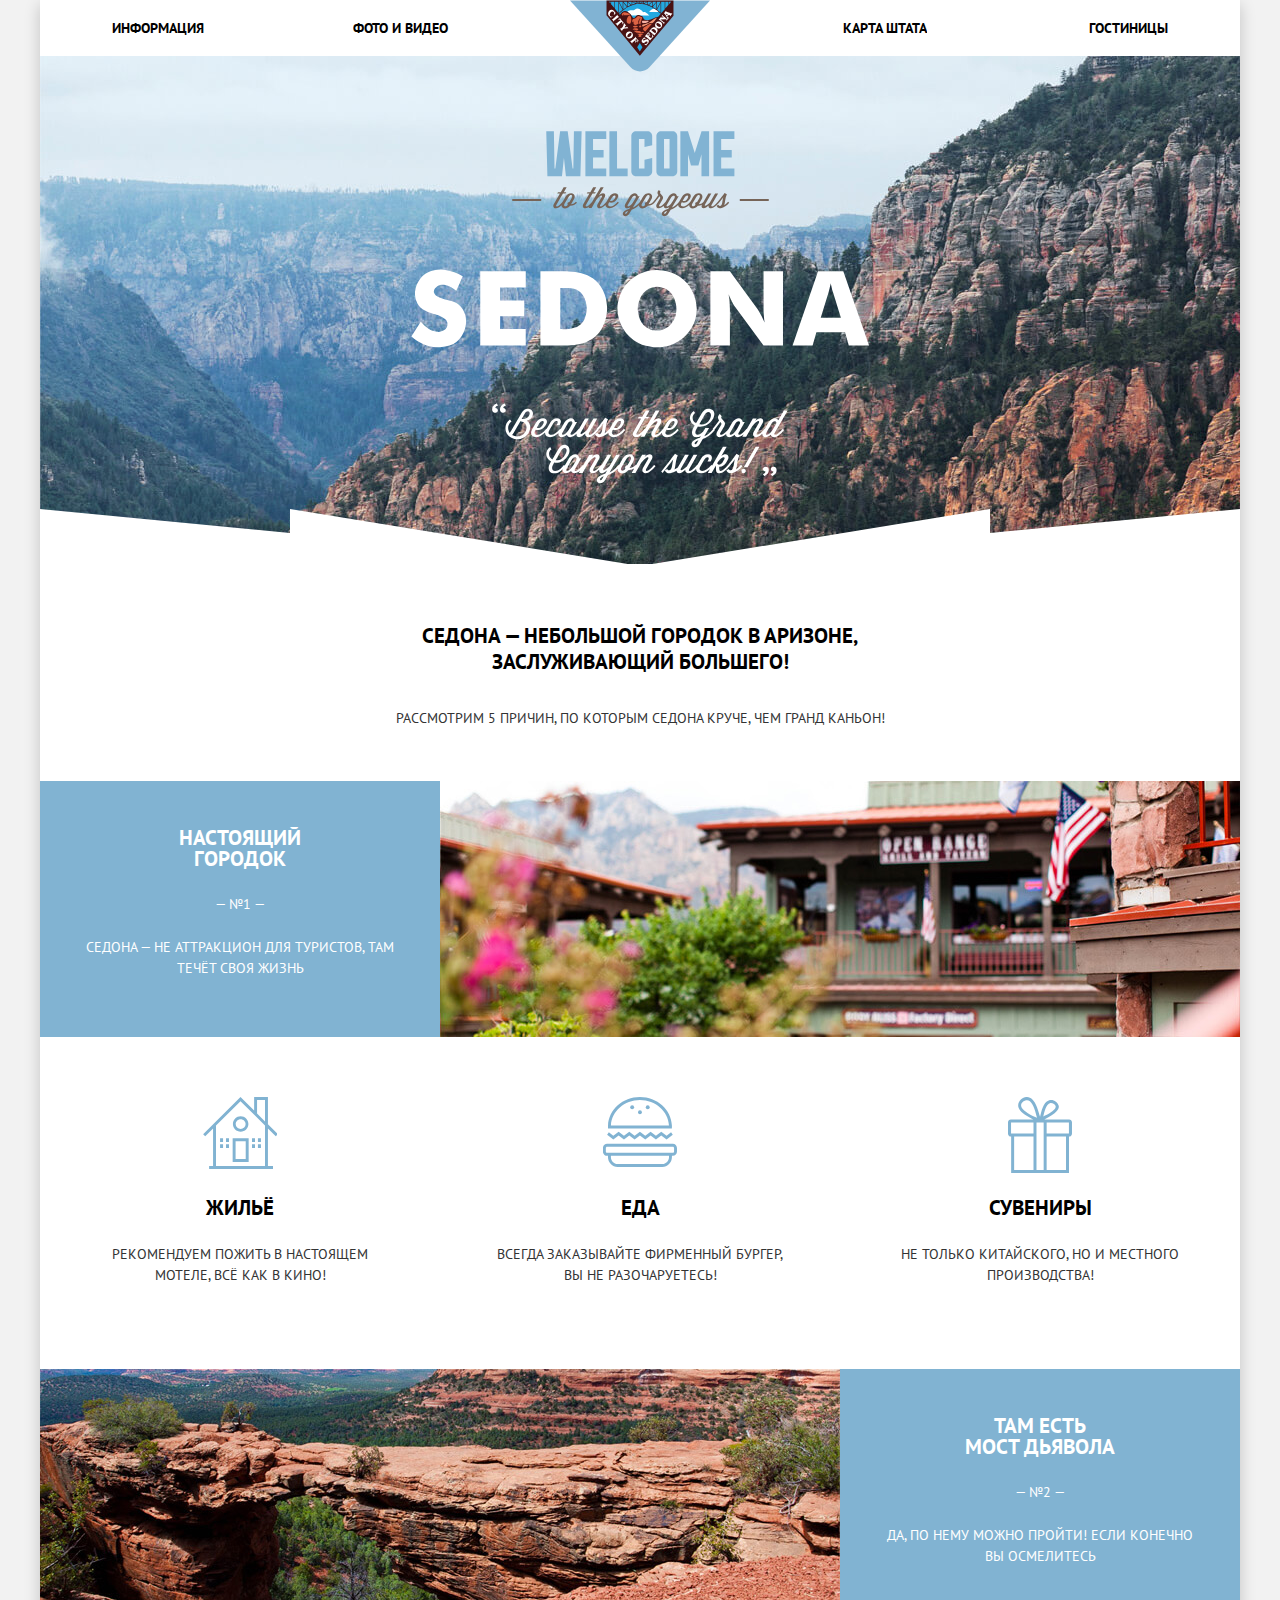
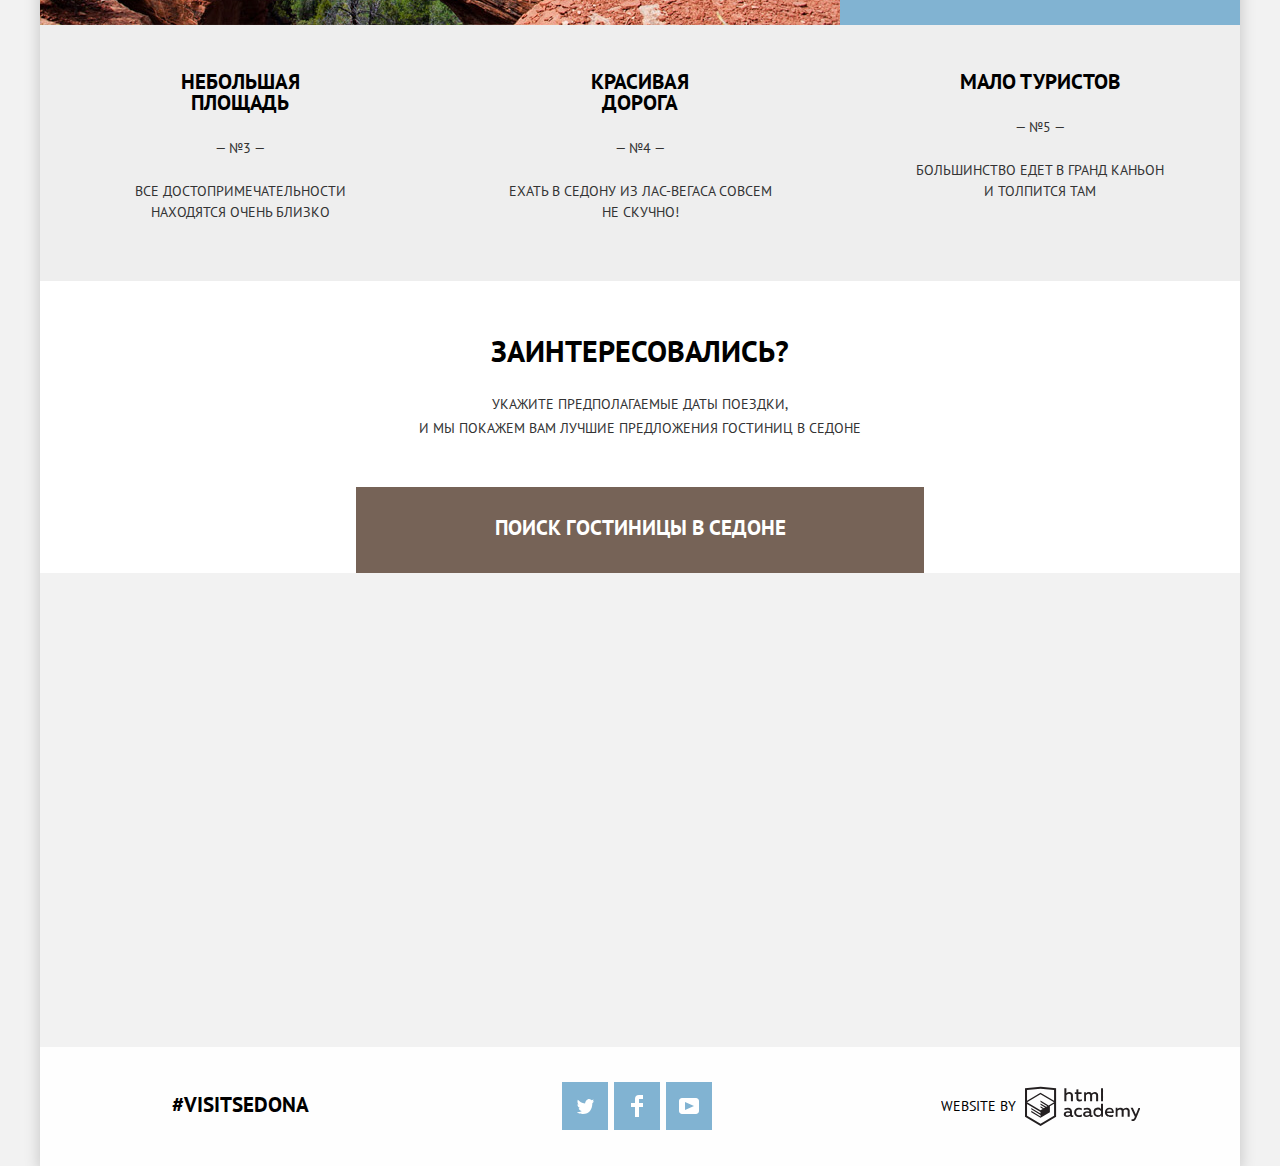
<file: index.html>
<!DOCTYPE html>

<html lang="ru">

<head>
	<meta charset="utf-8">
	<meta content="telephone=no" name="format-detection">

	<title>HTML Academy: Седона</title>

	<link href="https://fonts.googleapis.com/css?family=PT+Sans:400,700&amp;subset=cyrillic" rel="stylesheet">
	<link href="css/style.min.css" rel="stylesheet">
</head>

<body>
	<div class="container">
		<header class="main-header">
			<nav class="main-navigation">
				<a class="header-logo"><img src="img/logo.svg" width="140" height="72" alt="Логотип сайта"></a>

				<ul class="site-navigation">
					<li class="navigation-item-left">
						<a href="#">Информация</a>
					</li>

					<li class="navigation-item-left right-auto">
						<a href="#">Фото и видео</a>
					</li>

					<li class="navigation-item-right">
						<a href="#">Карта штата</a>
					</li>

					<li class="navigation-item-right">
						<a href="inner.html">Гостиницы</a>
					</li>
				</ul>
			</nav>
		</header>

		<main>
			<h1 class="visually-hidden">Сайт о небольшом городке Седона</h1>

			<section class="promo-block">
				<h2 class="visually-hidden">Добро пожаловать в Сидону</h2>

				<div class="wrapper-image">
					<img src="img/welcome.svg" width="459" height="353" alt="Добро пожаловать" />
				</div>

				<b class="slogan">Седона &#8212; небольшой городок в Аризоне, заслуживающий
					большего!</b>
			</section>

			<section class="features">
				<h2 class="visually-hidden">Все преимущества Седоны</h2>

				<p class="lead">
					Рассмотрим 5 причин, по которым Седона круче, чем гранд каньон!
				</p>

				<div class="features-list">
					<div class="features-item">
						<div class="features-item-content">
							<h3>Настоящий <br>городок</h3>

							<span>&mdash; №1 &mdash;</span>

							<p>
								Седона &#8212; не аттракцион для туристов, там течёт своя жизнь
							</p>
						</div>

						<img src="img/real-city.jpg" width="800" height="256" alt="Настоящий городок" />
					</div>

					<ul class="features-option">
						<li class="option-item">
							<h3>Жильё</h3>

							<p>Рекомендуем пожить в настоящем мотеле, всё как в кино!</p>
						</li>

						<li class="option-item">
							<h3>Еда</h3>

							<p>Всегда заказывайте фирменный бургер, вы не разочаруетесь!</p>
						</li>

						<li class="option-item">
							<h3>Сувениры</h3>

							<p>Не только китайского, но и местного производства!</p>
						</li>
					</ul>

					<div class="features-item">
						<div class="features-item-content">
							<h3>Там есть <br>Мост дьявола</h3>

							<span>&mdash; №2 &mdash;</span>

							<p>Да, по нему можно пройти! Если конечно вы осмелитесь</p>
						</div>

						<img src="img/devil-bridge.jpg" width="800" height="256" alt="Мост дьявола" />
					</div>

					<ul class="features-item-group">
						<li class="features-item">
							<h3>Небольшая площадь</h3>

							<span>&mdash; №3 &mdash;</span>

							<p>Все достопримечательности находятся очень близко</p>
						</li>

						<li class="features-item">
							<h3>Красивая дорога</h3>

							<span>&mdash; №4 &mdash;</span>

							<p class="text-road">
								Ехать в Седону из Лас-Вегаса совсем не скучно!
							</p>
						</li>

						<li class="features-item">
							<h3>Мало туристов</h3>

							<span>&mdash; №5 &mdash;</span>

							<p>Большинство едет в гранд каньон и толпится там</p>
						</li>
					</ul>
				</div>
			</section>

			<section class="order">
				<h2 class="visually-hidden">Как заказать гостиницу в Седоне</h2>

				<b class="order-slogan">Заинтересовались?</b>

				<div class="order-text">
					<p>Укажите предполагаемые даты поездки,</p>

					<p>и мы покажем вам лучшие предложения гостиниц в Седоне</p>
				</div>

				<div class="order-button-wrapper">
					<a class="order-button brown" href="form.html">поиск гостиницы в Седоне</a>
				</div>
			</section>

			<section class="map">
				<h2 class="visually-hidden">Карта Седоны</h2>

				<iframe src="https://www.google.com/maps/embed?pb=!1m18!1m12!1m3!1d910340.961819177!2d-113.05199138226612!3d35.18443819371661!2m3!1f0!2f0!3f0!3m2!1i1024!2i768!4f13.1!3m3!1m2!1s0x872da132f942b00d%3A0x5548c523fa6c8efd!2z0KHQtdC00L7QvdCwLCDQkNGA0LjQt9C-0L3QsCA4NjMzNiwg0KHQqNCQ!5e0!3m2!1sru!2sby!4v1550828546891"
				 width="1200" height="593" style="border:none" allowfullscreen></iframe>

				<img src="img/map.jpg" width="1200" height="593" alt="карта Седоны" />

				<!-- modal -->
				<section class="modal modal-order modal-open">
					<h2 class="visually-hidden">Форма заказа гостиницы</h2>

					<form action="https://echo.htmlacademy.ru" class="form-order" method="post">
						<p class="date-input">
							<label for="dateEnter">Дата заезда:</label>

							<input id="dateEnter" name="dateEnter" placeholder="24 апреля 2017" type="text" />

							<button class="calendar" type="button">Календарь
								<svg xmlns="http://www.w3.org/2000/svg" width="21" height="22">
									<path d="M19.25 2.025h-2.845V.648c0-.38-.294-.7-.656-.7s-.656.308-.656.7v1.377h-3.938V.648c0-.38-.294-.7-.655-.7s-.657.308-.657.7v1.377H5.906V.648c0-.38-.294-.7-.656-.7s-.657.308-.657.7v1.377H1.75C.784 2.025 0 2.847 0 3.862v16.302C0 21.18.784 22 1.75 22h17.5c.966 0 1.75-.82 1.75-1.836V3.862c0-1.015-.783-1.837-1.75-1.837zm.437 18.14a.448.448 0 0 1-.437.459H1.75a.45.45 0 0 1-.438-.459V3.862a.45.45 0 0 1 .438-.459h2.844V4.78c0 .38.294.7.657.7s.656-.308.656-.7V3.403h3.938V4.78c0 .38.294.7.657.7s.655-.308.655-.7V3.403h3.938V4.78c0 .38.293.7.656.7s.656-.308.656-.7V3.403h2.845a.45.45 0 0 1 .437.46v16.302zM4.594 8.225H7.22v2.066H4.594zm0 3.443H7.22v2.067H4.594zm0 3.444H7.22v2.066H4.594zm4.594 0h2.625v2.066H9.188zm0-3.444h2.625v2.067H9.188zm0-3.443h2.625v2.066H9.188zm4.593 6.887h2.625v2.066H13.78zm0-3.444h2.625v2.067H13.78zm0-3.443h2.625v2.066H13.78z">
									</path>
								</svg>
							</button>
						</p>

						<p class="date-input">
							<label for="dateOut">Дата выезда:</label>

							<input id="dateOut" name="dateOut" placeholder="4 июля 2017" type="text" />

							<button class="calendar" type="button">Календарь
								<svg xmlns="http://www.w3.org/2000/svg" width="21" height="22">
									<path d="M19.25 2.025h-2.845V.648c0-.38-.294-.7-.656-.7s-.656.308-.656.7v1.377h-3.938V.648c0-.38-.294-.7-.655-.7s-.657.308-.657.7v1.377H5.906V.648c0-.38-.294-.7-.656-.7s-.657.308-.657.7v1.377H1.75C.784 2.025 0 2.847 0 3.862v16.302C0 21.18.784 22 1.75 22h17.5c.966 0 1.75-.82 1.75-1.836V3.862c0-1.015-.783-1.837-1.75-1.837zm.437 18.14a.448.448 0 0 1-.437.459H1.75a.45.45 0 0 1-.438-.459V3.862a.45.45 0 0 1 .438-.459h2.844V4.78c0 .38.294.7.657.7s.656-.308.656-.7V3.403h3.938V4.78c0 .38.294.7.657.7s.655-.308.655-.7V3.403h3.938V4.78c0 .38.293.7.656.7s.656-.308.656-.7V3.403h2.845a.45.45 0 0 1 .437.46v16.302zM4.594 8.225H7.22v2.066H4.594zm0 3.443H7.22v2.067H4.594zm0 3.444H7.22v2.066H4.594zm4.594 0h2.625v2.066H9.188zm0-3.444h2.625v2.067H9.188zm0-3.443h2.625v2.066H9.188zm4.593 6.887h2.625v2.066H13.78zm0-3.444h2.625v2.067H13.78zm0-3.443h2.625v2.066H13.78z">
									</path>
								</svg>
							</button>
						</p>

						<div class="index-column">
							<p class="people people-adults">
								<label for="adults-number">Взрослые:</label>

								<button class="minus" type="button">-</button>

								<input id="adults-number" name="adults-number" placeholder="2" type="text" />

								<button class="plus" type="button">+</button>
							</p>

							<p class="people people-children">
								<label for="children-number">Дети:</label>

								<button class="minus" type="button">-</button>

								<input id="children-number" name="children-number" placeholder="0" type="text" />

								<button class="plus" type="button">+</button>
							</p>
						</div>

						<button class="form-submit blue" type="submit">Найти</button>
					</form>
				</section>
			</section>
		</main>

		<footer class="main-footer">
			<p class="copyright-text">&#35;visitSEDONA</p>

			<ul class="social-buttons">
				<li>
					<a class="social-button blue" href="#">
						<span class="visually-hidden">Твиттер</span>
						<svg xmlns="http://www.w3.org/2000/svg" width="17" height="15">
							<path d="M10.95.144c1.685-.496 2.984.27 3.577 1.18l2.01-.708a2.345 2.345 0 0 1-.857 1.768c.685.17 1.304-.49 1.304-.49-.17 1-1.006 1.788-1.563 2.024-.23 6.75-3.175 11.217-10.077 11.082H4.9c-.4 0-4.164-.46-4.898-1.887 2.27.196 3.893-.422 4.693-1.177-.96-.3-2.68-.477-2.98-2.95.35.106.564.228 1.2.12C1.705 8.247.374 7.53.448 5.33c.285.328 1.067.536 1.34.472C1.085 5.56-.182 2.442.894.85 2.712 2.704 4.63 4.456 8.046 4.623 8.254 2.33 9.183.793 10.95.144z"
							 fill="#fff"></path>
						</svg>
					</a>
				</li>

				<li>
					<a class="social-button blue" href="#">
						<span class="visually-hidden">Фейсбук</span>
						<svg xmlns="http://www.w3.org/2000/svg" width="12" height="22">
							<path d="M12 4V0H8a4 4 0 0 0-4 4v4H0v4h4v10h4V12h4V8H8V4h4z" fill="#fff"></path>
						</svg>
					</a>
				</li>

				<li>
					<a class="social-button blue" href="#"><span class="visually-hidden">Ютуб</span>
						<svg xmlns="http://www.w3.org/2000/svg" width="20" height="16">
							<path d="M17 0H3C1.35 0 0 1.35 0 3v10c0 1.65 1.35 3 3 3h14c1.65 0 3-1.35 3-3V3c0-1.65-1.35-3-3-3zM6.027 11.998V4.002L15.014 8l-8.987 3.998z"
							 fill="#fff"></path>
						</svg>
					</a>
				</li>
			</ul>

			<div class="copyright-link">
				<a class="copyright-logo" href="https://htmlacademy.ru/">
					<span class="visually-hidden">логотип htmlacademy</span>

					<p>Website by</p>

					<svg xmlns="http://www.w3.org/2000/svg" width="115" height="41" viewbox="0 0 113 39" xmlns:xlink="http://www.w3.org/1999/xlink">
						<g fill="#231f20">
							<use xlink:href="#A"></use>
							<path d="M53.06 20.62a5.29 5.29 0 0 1 2.7.67v1.8a4.28 4.28 0 0 0-2.42-.73 2.89 2.89 0 1 0 0 5.76 5.26 5.26 0 0 0 2.55-.67v1.8a6.58 6.58 0 0 1-2.9.6 4.42 4.42 0 0 1-4.72-4.54 4.54 4.54 0 0 1 4.79-4.68z">
							</path>
							<use x="19" xlink:href="#A"></use>
							<path d="M76.67 16.85V29.6H74.9v-1.4a4.07 4.07 0 0 1-3.35 1.62 4.62 4.62 0 0 1 0-9.22 4 4 0 0 1 3.15 1.37v-5.14h2zm-4.76 5.48a2.9 2.9 0 1 0 0 5.8 3 3 0 0 0 2.79-1.84v-2.13a3.06 3.06 0 0 0-2.79-1.83zm11.1-1.7c3.48 0 4.68 2.8 4.12 5.34h-6.58c.22 1.57 1.75 2.22 3.35 2.22a6.41 6.41 0 0 0 2.77-.62v1.68a7.5 7.5 0 0 1-3.14.6c-2.68 0-5-1.53-5-4.6A4.39 4.39 0 0 1 83 20.63zm.1 1.62a2.39 2.39 0 0 0-2.57 2.26h4.85a2.06 2.06 0 0 0-2.28-2.26zm6 7.35v-8.75h1.73v1.1a4 4 0 0 1 2.92-1.33 3 3 0 0 1 2.73 1.4 4.33 4.33 0 0 1 3.06-1.4 3.21 3.21 0 0 1 3.32 3.52v5.47h-2v-5.4a1.67 1.67 0 0 0-1.73-1.84 2.94 2.94 0 0 0-2.17 1.18v6.07h-2v-5.4a1.67 1.67 0 0 0-1.73-1.84 3.11 3.11 0 0 0-2.32 1.35v5.9h-2zm22.37-8.74h2l-4.1 9.93c-.95 2.28-2.2 3-3.52 3a5 5 0 0 1-1.15-.15v-1.66a3 3 0 0 0 .89.13c.95 0 1.66-.67 2.17-2l.18-.44-4.16-8.82h2.13l3 6.6zM40.66 1.53v5a4 4 0 0 1 2.83-1.2A3.41 3.41 0 0 1 47.1 8.9v5.4h-2V9.15a1.9 1.9 0 0 0-2-2.1 3.08 3.08 0 0 0-2.44 1.46v5.8h-2V1.53h2zm11.77.9v3.12h3.17v1.7h-3.17v4c0 1.15.53 1.53 1.66 1.53a4.71 4.71 0 0 0 1.77-.35v1.68a7.14 7.14 0 0 1-2.35.38 2.68 2.68 0 0 1-3-2.88v-4.38h-1.6v-1.7h1.57V2.88zM58.1 14.3V5.54h1.73v1.1a4 4 0 0 1 2.92-1.33 3 3 0 0 1 2.73 1.4 4.33 4.33 0 0 1 3.06-1.4 3.21 3.21 0 0 1 3.32 3.52v5.47h-2V8.9a1.67 1.67 0 0 0-1.73-1.84 2.94 2.94 0 0 0-2.17 1.18v6.07h-2V8.9a1.67 1.67 0 0 0-1.73-1.84 3.11 3.11 0 0 0-2.32 1.35v5.9h-2zM74.72 1.52h1.95v12.76h-1.95zM15.44.02h-.16L0 1.62v28l15.28 9.1 15.28-9.1v-28zm13.12 28.45l-13.28 7.9L2 28.47V17l13.22 7.87v1.43l-9.07-5.4v1.38l9.1 5.47v1.46l-9.1-5.42v1.38l9.1 5.47 9.2-5.5v-5.9l4.1-2.45v11.67zm0-13.16l-3.65 2.14-1.68 1-8-4.76v1.38l6.84 4.07H22l-.15.1-1 .57-5.64-3.36v1.38l4.45 2.65-1.05.7-3.36-2v1.38l2.2 1.3-2.25 1.35L2.04 15.4 15.2 7.47zm0-1.4L15.2 6.05 2 13.9V3.4L15.28 2l13.28 1.4v10.5z">
							</path>
						</g>

						<defs>
							<path d="M46.84 28.22a2.07 2.07 0 0 0 .58-.11v1.4a3.41 3.41 0 0 1-1.24.22 1.75 1.75 0 0 1-1.75-1 5.08 5.08 0 0 1-3.3 1.13c-1.6 0-3.06-.87-3.06-2.68 0-2.24 2.08-2.93 3.9-2.93a11.63 11.63 0 0 1 2.28.26v-.3c0-1.1-.8-1.86-2.3-1.86a7.79 7.79 0 0 0-3.15.67v-1.8a10.72 10.72 0 0 1 3.35-.58c2.48 0 4 1.18 4 3.83v3.14a.57.57 0 0 0 .69.61zm-6.76-1.2a1.42 1.42 0 0 0 1.64 1.29 3.56 3.56 0 0 0 2.53-1v-1.5a10.21 10.21 0 0 0-1.9-.22c-1.1.01-2.27.35-2.27 1.45z"
							 id="A"></path>
						</defs>
					</svg>
				</a>
			</div>
		</footer>
	</div>

	<script src="js/main.min.js"></script>
</body>

</html>
</file>
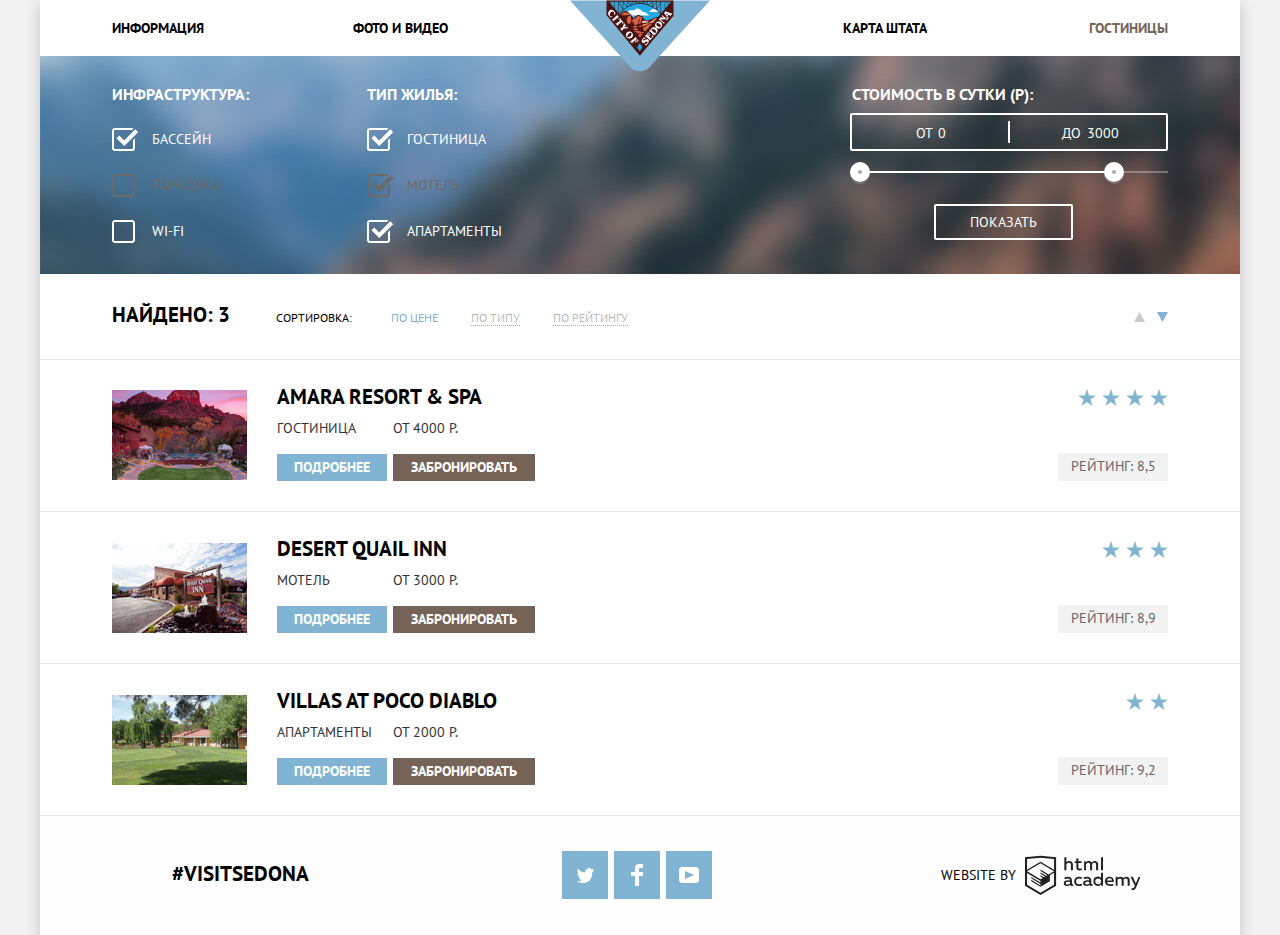
<file: inner.html>
<!DOCTYPE html>

<html lang="ru">

<head>
	<meta charset="utf-8">
	<meta content="telephone=no" name="format-detection">

	<title>HTML Academy: Седона</title>

	<link href="https://fonts.googleapis.com/css?family=PT+Sans:400,700&amp;subset=cyrillic" rel="stylesheet">
	<link href="css/style.min.css" rel="stylesheet">
</head>

<body class="inner-page">
	<div class="container">
		<header class="main-header">
			<nav class="main-navigation">
				<a class="header-logo" href="index.html"><img src="img/logo.svg" width="140" height="72" alt="Логотип сайта"></a>

				<ul class="site-navigation">
					<li class="navigation-item-left">
						<a href="#">Информация</a>
					</li>

					<li class="navigation-item-left right-auto">
						<a href="#">Фото и видео</a>
					</li>

					<li class="navigation-item-right">
						<a href="#">Карта штата</a>
					</li>

					<li class="navigation-item-right">
						<a class="site-navigation-current" href="inner.html">Гостиницы</a>
					</li>
				</ul>
			</nav>
		</header>

		<main>
			<h1 class="visually-hidden">Страница выбора отелей</h1>

			<section class="filter-hotels">
				<h2 class="visually-hidden">Фильтр по отелям</h2>

				<form action="https://echo.htmlacademy.ru" class="filter-form" method="get">
					<div class="inner-column">
						<fieldset class="infrastructure">
							<legend>Инфраструктура:</legend>

							<ul class="filter-list">
								<li class="filter-options">
									<input checked class="visually-hidden checkbox-input" id="pool" name="pool" type="checkbox">

									<label for="pool">Бассейн</label>
								</li>


								<li class="filter-options">
									<input class="visually-hidden checkbox-input" disabled id="parking" name="parking" type="checkbox">

									<label for="parking">Парковка</label>
								</li>


								<li class="filter-options">
									<input class="visually-hidden checkbox-input" id="internet-connecting" name="internet-connecting" type="checkbox">

									<label for="internet-connecting">Wi-fi</label>
								</li>
							</ul>
						</fieldset>

						<fieldset class="type">
							<legend>Тип жилья:</legend>

							<ul class="filter-list">
								<li class="filter-options">
									<input checked class="visually-hidden checkbox-input" id="hotel" name="hotel" type="checkbox">

									<label for="hotel">Гостиница</label>
								</li>

								<li class="filter-options">
									<input checked class="visually-hidden checkbox-input" disabled id="motel" name="motel" type="checkbox">

									<label for="motel">Мотель</label>
								</li>


								<li class="filter-options">
									<input checked class="visually-hidden checkbox-input" id="apartments" name="apartments" type="checkbox">

									<label for="apartments">Апартаменты</label>
								</li>
							</ul>
						</fieldset>
					</div>

					<div class="inner-column">
						<fieldset class="cost">
							<legend>Стоимость в сутки (р):</legend>

							<div class="price-controls">
								<label class="min-price">от <input name="min-price" type="text" value="0"></label>
								<label class="max-price">до <input name="max-price" type="text" value="3000"></label>
							</div>

							<div class="range-controls">
								<div class="scale">
									<div class="bar"></div>
								</div>

								<button class="range-toggle range-toggle-min" type="button">
									<span class="visually-hidden">минимальная цена</span>
								</button>

								<button class="range-toggle range-toggle-max" type="button">
									<span class="visually-hidden">максимальная цена</span>
								</button>
							</div>
						</fieldset>

						<button class="filter-button" type="submit">Показать</button>
					</div>
				</form>
			</section>

			<section class="sort-hotels">
				<div class="sort-hotels-options">
					<div class="sort-wrapp">
						<p>Найдено: 3</p>

						<h2>Сортировка:</h2>

						<ul class="sort-options-list">
							<li>
								<a class="sort-option-current" href="#">По цене</a>
							</li>

							<li>
								<a class="sort-option" href="#">По типу</a>
							</li>

							<li>
								<a class="sort-option" href="#">По рейтингу</a>
							</li>
						</ul>
					</div>

					<div class="sort-wrapp">
						<ul class="sort-option-arrows">
							<li>
								<a class="arrow arrow-up" href="#">
									<span class="visually-hidden">Сортировать по возрастанию</span>

									<svg xmlns="http://www.w3.org/2000/svg" width="11" height="10">
										<path d="M5.5 0L0 10h11z" fill="#231f20"></path>
									</svg>
								</a>
							</li>

							<li>
								<a class="arrow-current arrow-down" href="#">
									<span class="visually-hidden">Сортировать по убыванию</span>

									<svg xmlns="http://www.w3.org/2000/svg" width="11" height="10">
										<path d="M5.5 10L0 0h11" fill="#231f20"></path>
									</svg>
								</a>
							</li>
						</ul>
					</div>
				</div>

				<ul class="sort-hotels-list">
					<li class="sort-hotels-item">
						<div class="sort-wrapp">
							<img class="hotel-image" src="img/amara-resort.jpg" width="135" height="90" alt="Amara Resort & Spa">

							<div class="hotel-description">
								<a class="hotel-link" href="#">
									<h3>Amara Resort & Spa</h3>
								</a>

								<ul class="hotel-description-list">
									<li class="hotel-description-item">
										<p>Гостиница</p>

										<a class="button blue" href="#">Подробнее</a>
									</li>

									<li class="hotel-description-item">
										<p>От 4000 Р.</p>

										<a href="#" class="button brown">Забронировать</a>
									</li>
								</ul>
							</div>
						</div>

						<div class="sort-wrapp">
							<div class="hotel-rating">
								<div class="rate-stars">количество звезд
									<span class="star">
										<svg xmlns="http://www.w3.org/2000/svg" width="18" height="17">
											<path d="M9.002 0l2.126 6.494h6.877l-5.564 4.012L14.566 17l-5.564-4.013L3.438 17l2.126-6.494L0 6.494h6.878z"
											 fill="#81b3d2"></path>
										</svg>
									</span>

									<span class="star">
										<svg xmlns="http://www.w3.org/2000/svg" width="18" height="17">
											<path d="M9.002 0l2.126 6.494h6.877l-5.564 4.012L14.566 17l-5.564-4.013L3.438 17l2.126-6.494L0 6.494h6.878z"
											 fill="#81b3d2"></path>
										</svg>
									</span>

									<span class="star">
										<svg height="17" width="18" xmlns="http://www.w3.org/2000/svg">
											<path d="M9.002 0l2.126 6.494h6.877l-5.564 4.012L14.566 17l-5.564-4.013L3.438 17l2.126-6.494L0 6.494h6.878z"
											 fill="#81b3d2"></path>
										</svg>
									</span>

									<span class="star">
										<svg height="17" width="18" xmlns="http://www.w3.org/2000/svg">
											<path d="M9.002 0l2.126 6.494h6.877l-5.564 4.012L14.566 17l-5.564-4.013L3.438 17l2.126-6.494L0 6.494h6.878z"
											 fill="#81b3d2"></path>
										</svg>
									</span>
								</div>

								<p class="rate-text">Рейтинг: 8,5</p>
							</div>
						</div>
					</li>

					<li class="sort-hotels-item">
						<img class="hotel-image" src="img/desert-quail.jpg" width="135" height="90" alt="Desert Quail Inn">

						<div class="hotel-description">
							<a class="hotel-link" href="#">
								<h3>Desert Quail Inn</h3>
							</a>

							<ul class="hotel-description-list">
								<li class="hotel-description-item">
									<p>Мотель</p>

									<a class="button blue" href="#">Подробнее</a>
								</li>

								<li class="hotel-description-item">
									<p>От 3000 Р.</p>

									<a href="#" class="button brown">Забронировать</a>
								</li>
							</ul>
						</div>

						<div class="hotel-rating">
							<div class="rate-stars">количество звезд
								<span class="star">
									<svg xmlns="http://www.w3.org/2000/svg" width="18" height="17">
										<path d="M9.002 0l2.126 6.494h6.877l-5.564 4.012L14.566 17l-5.564-4.013L3.438 17l2.126-6.494L0 6.494h6.878z"
										 fill="#81b3d2"></path>
									</svg>
								</span>

								<span class="star">
									<svg height="17" width="18" xmlns="http://www.w3.org/2000/svg">
										<path d="M9.002 0l2.126 6.494h6.877l-5.564 4.012L14.566 17l-5.564-4.013L3.438 17l2.126-6.494L0 6.494h6.878z"
										 fill="#81b3d2"></path>
									</svg>
								</span>

								<span class="star">
									<svg xmlns="http://www.w3.org/2000/svg" width="18" height="17">
										<path d="M9.002 0l2.126 6.494h6.877l-5.564 4.012L14.566 17l-5.564-4.013L3.438 17l2.126-6.494L0 6.494h6.878z"
										 fill="#81b3d2"></path>
									</svg>
								</span>
							</div>

							<p class="rate-text">Рейтинг: 8,9</p>
						</div>
					</li>

					<li class="sort-hotels-item">
						<img class="hotel-image" src="img/poco-diablo.jpg" width="135" height="90" alt="Villas at Poco Diablo">

						<div class="hotel-description">
							<a class="hotel-link" href="#">
								<h3>Villas at Poco Diablo</h3>
							</a>

							<ul class="hotel-description-list">
								<li class="hotel-description-item">
									<p>Апартаменты</p>

									<a class="button blue" href="#">Подробнее</a>
								</li>

								<li class="hotel-description-item">
									<p>От 2000 Р.</p>

									<a href="#" class="button brown">Забронировать</a>
								</li>
							</ul>
						</div>

						<div class="hotel-rating">
							<div class="rate-stars">количество звезд
								<span class="star">
									<svg xmlns="http://www.w3.org/2000/svg" width="18" height="17">
										<path d="M9.002 0l2.126 6.494h6.877l-5.564 4.012L14.566 17l-5.564-4.013L3.438 17l2.126-6.494L0 6.494h6.878z"
										 fill="#81b3d2"></path>
									</svg>
								</span>

								<span class="star">
									<svg xmlns="http://www.w3.org/2000/svg" width="18" height="17">
										<path d="M9.002 0l2.126 6.494h6.877l-5.564 4.012L14.566 17l-5.564-4.013L3.438 17l2.126-6.494L0 6.494h6.878z"
										 fill="#81b3d2"></path>
									</svg>
								</span>
							</div>

							<p class="rate-text">Рейтинг: 9,2</p>
						</div>
					</li>
				</ul>
			</section>
		</main>

		<footer class="main-footer">
			<p class="copyright-text">&#35;visitSEDONA</p>

			<ul class="social-buttons">
				<li>
					<a class="social-button blue" href="#">
						<span class="visually-hidden">Твиттер</span>
						<svg xmlns="http://www.w3.org/2000/svg" width="17" height="15">
							<path d="M10.95.144c1.685-.496 2.984.27 3.577 1.18l2.01-.708a2.345 2.345 0 0 1-.857 1.768c.685.17 1.304-.49 1.304-.49-.17 1-1.006 1.788-1.563 2.024-.23 6.75-3.175 11.217-10.077 11.082H4.9c-.4 0-4.164-.46-4.898-1.887 2.27.196 3.893-.422 4.693-1.177-.96-.3-2.68-.477-2.98-2.95.35.106.564.228 1.2.12C1.705 8.247.374 7.53.448 5.33c.285.328 1.067.536 1.34.472C1.085 5.56-.182 2.442.894.85 2.712 2.704 4.63 4.456 8.046 4.623 8.254 2.33 9.183.793 10.95.144z"
							 fill="#fff"></path>
						</svg>
					</a>
				</li>

				<li>
					<a class="social-button blue" href="#">
						<span class="visually-hidden">Фейсбук</span>
						<svg xmlns="http://www.w3.org/2000/svg" width="12" height="22">
							<path d="M12 4V0H8a4 4 0 0 0-4 4v4H0v4h4v10h4V12h4V8H8V4h4z" fill="#fff"></path>
						</svg>
					</a>
				</li>

				<li>
					<a class="social-button blue" href="#">
						<span class="visually-hidden">Ютуб</span>
						<svg xmlns="http://www.w3.org/2000/svg" width="20" height="16">
							<path d="M17 0H3C1.35 0 0 1.35 0 3v10c0 1.65 1.35 3 3 3h14c1.65 0 3-1.35 3-3V3c0-1.65-1.35-3-3-3zM6.027 11.998V4.002L15.014 8l-8.987 3.998z"
							 fill="#fff"></path>
						</svg>
					</a>
				</li>
			</ul>

			<div class="copyright-link">
				<a class="copyright-logo" href="https://htmlacademy.ru/">
					<span class="visually-hidden">логотип htmlacademy</span>

					<p>Website by</p>

					<svg xmlns="http://www.w3.org/2000/svg" width="115" height="41" viewbox="0 0 113 39" xmlns:xlink="http://www.w3.org/1999/xlink">
						<g fill="#231f20">
							<use xlink:href="#A"></use>

							<path d="M53.06 20.62a5.29 5.29 0 0 1 2.7.67v1.8a4.28 4.28 0 0 0-2.42-.73 2.89 2.89 0 1 0 0 5.76 5.26 5.26 0 0 0 2.55-.67v1.8a6.58 6.58 0 0 1-2.9.6 4.42 4.42 0 0 1-4.72-4.54 4.54 4.54 0 0 1 4.79-4.68z"></path>

							<use x="19" xlink:href="#A"></use>

							<path d="M76.67 16.85V29.6H74.9v-1.4a4.07 4.07 0 0 1-3.35 1.62 4.62 4.62 0 0 1 0-9.22 4 4 0 0 1 3.15 1.37v-5.14h2zm-4.76 5.48a2.9 2.9 0 1 0 0 5.8 3 3 0 0 0 2.79-1.84v-2.13a3.06 3.06 0 0 0-2.79-1.83zm11.1-1.7c3.48 0 4.68 2.8 4.12 5.34h-6.58c.22 1.57 1.75 2.22 3.35 2.22a6.41 6.41 0 0 0 2.77-.62v1.68a7.5 7.5 0 0 1-3.14.6c-2.68 0-5-1.53-5-4.6A4.39 4.39 0 0 1 83 20.63zm.1 1.62a2.39 2.39 0 0 0-2.57 2.26h4.85a2.06 2.06 0 0 0-2.28-2.26zm6 7.35v-8.75h1.73v1.1a4 4 0 0 1 2.92-1.33 3 3 0 0 1 2.73 1.4 4.33 4.33 0 0 1 3.06-1.4 3.21 3.21 0 0 1 3.32 3.52v5.47h-2v-5.4a1.67 1.67 0 0 0-1.73-1.84 2.94 2.94 0 0 0-2.17 1.18v6.07h-2v-5.4a1.67 1.67 0 0 0-1.73-1.84 3.11 3.11 0 0 0-2.32 1.35v5.9h-2zm22.37-8.74h2l-4.1 9.93c-.95 2.28-2.2 3-3.52 3a5 5 0 0 1-1.15-.15v-1.66a3 3 0 0 0 .89.13c.95 0 1.66-.67 2.17-2l.18-.44-4.16-8.82h2.13l3 6.6zM40.66 1.53v5a4 4 0 0 1 2.83-1.2A3.41 3.41 0 0 1 47.1 8.9v5.4h-2V9.15a1.9 1.9 0 0 0-2-2.1 3.08 3.08 0 0 0-2.44 1.46v5.8h-2V1.53h2zm11.77.9v3.12h3.17v1.7h-3.17v4c0 1.15.53 1.53 1.66 1.53a4.71 4.71 0 0 0 1.77-.35v1.68a7.14 7.14 0 0 1-2.35.38 2.68 2.68 0 0 1-3-2.88v-4.38h-1.6v-1.7h1.57V2.88zM58.1 14.3V5.54h1.73v1.1a4 4 0 0 1 2.92-1.33 3 3 0 0 1 2.73 1.4 4.33 4.33 0 0 1 3.06-1.4 3.21 3.21 0 0 1 3.32 3.52v5.47h-2V8.9a1.67 1.67 0 0 0-1.73-1.84 2.94 2.94 0 0 0-2.17 1.18v6.07h-2V8.9a1.67 1.67 0 0 0-1.73-1.84 3.11 3.11 0 0 0-2.32 1.35v5.9h-2zM74.72 1.52h1.95v12.76h-1.95zM15.44.02h-.16L0 1.62v28l15.28 9.1 15.28-9.1v-28zm13.12 28.45l-13.28 7.9L2 28.47V17l13.22 7.87v1.43l-9.07-5.4v1.38l9.1 5.47v1.46l-9.1-5.42v1.38l9.1 5.47 9.2-5.5v-5.9l4.1-2.45v11.67zm0-13.16l-3.65 2.14-1.68 1-8-4.76v1.38l6.84 4.07H22l-.15.1-1 .57-5.64-3.36v1.38l4.45 2.65-1.05.7-3.36-2v1.38l2.2 1.3-2.25 1.35L2.04 15.4 15.2 7.47zm0-1.4L15.2 6.05 2 13.9V3.4L15.28 2l13.28 1.4v10.5z"></path>
						</g>

						<defs>
							<path d="M46.84 28.22a2.07 2.07 0 0 0 .58-.11v1.4a3.41 3.41 0 0 1-1.24.22 1.75 1.75 0 0 1-1.75-1 5.08 5.08 0 0 1-3.3 1.13c-1.6 0-3.06-.87-3.06-2.68 0-2.24 2.08-2.93 3.9-2.93a11.63 11.63 0 0 1 2.28.26v-.3c0-1.1-.8-1.86-2.3-1.86a7.79 7.79 0 0 0-3.15.67v-1.8a10.72 10.72 0 0 1 3.35-.58c2.48 0 4 1.18 4 3.83v3.14a.57.57 0 0 0 .69.61zm-6.76-1.2a1.42 1.42 0 0 0 1.64 1.29 3.56 3.56 0 0 0 2.53-1v-1.5a10.21 10.21 0 0 0-1.9-.22c-1.1.01-2.27.35-2.27 1.45z"
							 id="A"></path>
						</defs>
					</svg>
				</a>
			</div>
		</footer>
	</div>
</body>

</html>
</file>
<file: css/style.min.css>
/*! normalize.css v8.0.1 | MIT License | github.com/necolas/normalize.css */button,hr,input{overflow:visible}progress,sub,sup{vertical-align:baseline}.site-navigation li,.slogan{text-overflow:ellipsis;overflow:hidden}.filter-hotels,.wrapper-image{background-size:cover;background-repeat:no-repeat}.filter-hotels,.option-item::before,.wrapper-image,.wrapper-image::after{background-repeat:no-repeat}html{line-height:1.15;-webkit-text-size-adjust:100%}details,main{display:block}h1{font-size:2em;margin:.67em 0}hr{box-sizing:content-box;height:0}code,kbd,pre,samp{font-family:monospace,monospace;font-size:1em}a{background-color:transparent;text-decoration:none}abbr[title]{border-bottom:none;text-decoration:underline;text-decoration:underline dotted}b,strong{font-weight:bolder}small{font-size:80%}sub,sup{font-size:75%;line-height:0;position:relative}sub{bottom:-.25em}sup{top:-.5em}img{border-style:none}button,input,optgroup,select,textarea{font-family:inherit;font-size:100%;line-height:1.15;margin:0}button,select{text-transform:none}.filter-button,.form-order input,.form-submit,.inner-column .cost,body{text-transform:uppercase}[type=button],[type=reset],[type=submit],button{-webkit-appearance:button}[type=button]::-moz-focus-inner,[type=reset]::-moz-focus-inner,[type=submit]::-moz-focus-inner,button::-moz-focus-inner{border-style:none;padding:0}[type=button]:-moz-focusring,[type=reset]:-moz-focusring,[type=submit]:-moz-focusring,button:-moz-focusring{outline:ButtonText dotted 1px}fieldset{padding:.35em .75em .625em}legend{box-sizing:border-box;color:inherit;display:table;max-width:100%;padding:0;white-space:normal}textarea{overflow:auto}[type=checkbox],[type=radio]{box-sizing:border-box;padding:0}[type=number]::-webkit-inner-spin-button,[type=number]::-webkit-outer-spin-button{height:auto}[type=search]{-webkit-appearance:textfield;outline-offset:-2px}[type=search]::-webkit-search-decoration{-webkit-appearance:none}::-webkit-file-upload-button{-webkit-appearance:button;font:inherit}.site-navigation a,body{font-family:'PT Sans',Arial,sans-serif;font-size:14px}summary{display:list-item}[hidden],template{display:none}input[type=button],input[type=submit],input[type=text],textarea{-webkit-appearance:none;border-radius:0}body{margin:0;padding:0;line-height:21px;font-weight:400;color:#000;background-color:#f2f2f2}.lead,.slogan{line-height:26px}.visually-hidden:not(:focus):not(:active),input[type=checkbox].visually-hidden,input[type=radio].visually-hidden{position:absolute;width:1px;height:1px;margin:-1px;border:0;padding:0;white-space:nowrap;-webkit-clip-path:inset(100%);clip-path:inset(100%);clip:rect(0 0 0 0);overflow:hidden}.container{position:relative;max-width:1200px;min-width:960px;margin:0 auto;-webkit-box-shadow:0 5px 15px 0 rgba(0,0,0,.2);box-shadow:0 5px 15px 0 rgba(0,0,0,.2);-webkit-box-sizing:border-box;box-sizing:border-box}img{max-width:100%;height:auto}.brown{color:#fff;background-color:#766357}.brown:focus,.brown:hover{background-color:#604e43}.brown:active{color:rgba(255,255,255,.3);background-color:#503e33}.blue{color:#fff;background-color:#81b3d2}.blue:focus,.blue:hover{background-color:#669ec0}.blue:active{color:rgba(255,255,255,.3);background-color:#5496bd}.main-header,.site-navigation a{color:#000;background-color:#fff}.main-header{padding:0 6%}.main-navigation{position:relative;display:-webkit-box;display:-ms-flexbox;display:flex;-webkit-box-align:center;-ms-flex-align:center;align-items:center;-webkit-box-pack:center;-ms-flex-pack:center;justify-content:center;padding-top:15px}.header-logo{position:absolute;top:0;left:50%;margin-left:-70px;-ms-flex-item-align:center;-ms-grid-row-align:center;align-self:center;z-index:1}.site-navigation{display:-webkit-box;display:-ms-flexbox;display:flex;-ms-flex-wrap:wrap;flex-wrap:wrap;width:100%;-webkit-box-pack:start;-ms-flex-pack:start;justify-content:flex-start;margin:0;padding:0;list-style:none}.site-navigation li{width:22.8%;padding-bottom:15px;-webkit-box-sizing:border-box;box-sizing:border-box}.navigation-item-left{text-align:left;padding-right:20px}.right-auto{margin-right:auto}.navigation-item-right{text-align:right;padding-left:20px}.site-navigation a{line-height:26px;font-weight:700}.site-navigation a:focus,.site-navigation a:hover{color:#81b3d2}.site-navigation a:active{color:rgba(0,0,0,.3)}.site-navigation .site-navigation-current,.site-navigation .site-navigation-current:hover{color:#766357}.promo-block{background-color:#fff;width:100%}.wrapper-image{position:relative;min-height:508px;margin-bottom:59px;width:100%;padding-top:75px;padding-bottom:80px;background-color:#deecf5;background-image:url(../img/bg.jpg);background-position:0 -56px;-webkit-box-sizing:border-box;box-sizing:border-box}.slogan,.wrapper-image img{display:block;margin:0 auto}.wrapper-image::after{position:absolute;content:"";bottom:-2.7px;left:0;width:100%;height:59px;background-image:url(../img/intro-mask.svg);background-position:center bottom}.slogan{width:445px;padding-bottom:30px;font-weight:700;font-size:21px;text-align:center}.features-item,.features-list,.features-option{display:-webkit-box;display:-ms-flexbox;-ms-flex-wrap:wrap}.features{background-color:#fff}.lead{margin:0 0 50px;padding:0 60px;font-size:14px;text-align:center;color:#333}.features-item,.features-list{display:flex;flex-wrap:wrap}.features-item:nth-of-type(2) .features-item-content{-webkit-box-ordinal-group:3;-ms-flex-order:2;order:2}.features-item-content{width:33.3334%;padding-top:46px;padding-bottom:58px;text-align:center;color:#fff;background-color:#81b3d2;-webkit-box-sizing:border-box;box-sizing:border-box}.filter-button,.order-button{-webkit-box-sizing:border-box}.features-item-content h3{margin:0 auto 25px;padding:0;font-weight:700;text-align:center;font-size:21px;line-height:21px;overflow:hidden;text-overflow:ellipsis}.features-item-content p,.features-item-content span{font-size:14px;line-height:21px;overflow:hidden;text-overflow:ellipsis}.features-item-content span{display:block;margin:0 0 22px;padding:0 40px}.features-item-content p{margin:0;padding:0 46px}.features-item img{width:66.6667%}.features-option{display:flex;flex-wrap:wrap;margin:0;padding:0;text-align:center;list-style:none}.features-item-group,.filter-form{display:-webkit-box;display:-ms-flexbox}.option-item{position:relative;padding-top:160px;padding-bottom:83px;width:33.3334%}.option-item h3{margin:0 0 26px;padding:0 35px;font-weight:700;font-size:21px;line-height:21px;overflow:hidden;text-overflow:ellipsis}.option-item::before{position:absolute;content:"";top:60px;left:50%;margin-left:-37px;width:74px;height:76px;background-position:0 0}.map,.order-button-wrapper{position:relative}.option-item:first-child::before{background-image:url(../img/home.svg)}.option-item:nth-child(2)::before{background-image:url(../img/food.svg)}.option-item:last-child::before{background-image:url(../img/souvenir.svg);background-position:5px 0}.option-item p{margin:0;padding:0 48px;font-size:14px;line-height:21px;color:#333;overflow:hidden;text-overflow:ellipsis}.features-item-group{display:flex;-ms-flex-wrap:wrap;flex-wrap:wrap;margin:0;padding:0;list-style:none}.features-item-group .features-item{display:block;width:33.3334%;padding-top:46px;padding-bottom:58px;text-align:center;background-color:#eee}.features-item-group h3{margin:0 auto 25px;padding:0 30%;font-weight:700;text-align:center;font-size:21px;line-height:21px;overflow:hidden;text-overflow:ellipsis}.features-item-group p,.features-item-group span{font-size:14px;line-height:21px;color:#333;overflow:hidden;text-overflow:ellipsis}.features-item-group span{display:block;margin:0 0 22px;padding:0 40px}.features-item-group .text-road{padding:0 66px}.features-item-group p{margin:0;padding:0 71px}.order{padding-top:52px;text-align:center;background-color:#fff}.order-slogan{display:block;padding:0 35px 23px;font-weight:700;font-size:30px;line-height:36px;overflow:hidden;text-overflow:ellipsis}.order-text{padding-bottom:47px}.order p{margin:0 auto;padding:0 35px;font-size:14px;line-height:24px;color:#333;overflow:hidden;text-overflow:ellipsis}.order-button{display:inline-block;vertical-align:middle;padding:28px;width:568px;min-height:86px;font-size:21px;line-height:26px;font-weight:700;color:#fff;box-sizing:border-box;overflow:hidden;text-overflow:ellipsis}.map{height:593px;width:100%;overflow:hidden}.filter-hotels{padding:28px 6% 32px;background-color:#80a4c6;background-image:url(../img/filter-bg.jpg);background-position:0 -57px;color:#fff}.filter-form fieldset{margin:0;padding:0;border:none}.filter-form legend{margin-bottom:24px;font-size:16px;line-height:21px;font-weight:700}.filter-list{margin:0;padding:0;font-size:14px;line-height:21px;list-style:none}.filter-options{margin-bottom:25px}.filter-options:last-child{margin-bottom:0}.filter-options label{position:relative;margin-left:40px;cursor:pointer}.checkbox-input:checked~label::before,.checkbox-input~label::before{position:absolute;height:23px;top:-2px;left:-40px;cursor:pointer;background-position:0 0;background-repeat:no-repeat;content:""}.checkbox-input~label::before{width:23px;background-image:url(../img/checkbox-off.svg)}.checkbox-input:focus+label{outline:#4d90fe auto 5px;outline-offset:-2px}.checkbox-input:checked~label::before{width:27px;background-image:url(../img/checkbox-on.svg)}.checkbox-input:disabled~label::before{background-image:url(../img/checkbox-off-disabled.svg);background-position:0 0;background-repeat:no-repeat;cursor:not-allowed}.checkbox-input:disabled:checked~label::before{background-image:url(../img/checkbox-on-disabled.svg);background-position:0 0;background-repeat:no-repeat;cursor:not-allowed}.checkbox-input:disabled~label{color:#6a6a6a;cursor:not-allowed}.filter-form{display:flex;-webkit-box-pack:justify;-ms-flex-pack:justify;justify-content:space-between}.filter-form .inner-column:first-of-type{display:-webkit-box;display:-ms-flexbox;display:flex;-webkit-box-pack:justify;-ms-flex-pack:justify;justify-content:space-between;width:50%}.inner-column .infrastructure{width:176px}.inner-column .type{width:273px}.inner-column .cost{width:318px;color:#fff}.cost legend{margin-bottom:8px;margin-left:2px}.price-controls{position:relative;height:34px;margin-bottom:20px;font-size:0;border:2px solid #fff;border-radius:2px}.price-controls::after{content:"";position:absolute;top:50%;left:50%;width:2px;height:22px;background:#fff;-webkit-transform:translate(-50%,-50%);transform:translate(-50%,-50%)}.price-controls label{display:inline-block;font-size:14px;line-height:34px;vertical-align:middle;cursor:pointer}.price-controls .min-price{width:90px;padding-left:64px}.price-controls .max-price{width:90px;padding-left:56px}.price-controls input{width:50px;height:33px;vertical-align:center;margin:0;color:inherit;line-height:34px;font:inherit;background:0 0;border:none}.range-controls{position:relative;margin-bottom:31px}.range-controls .scale{height:2px;background:rgba(255,255,255,.3)}.range-controls .bar{width:80%;height:2px;background:#fff}.range-toggle{position:absolute;top:-9px;width:20px;height:22px;background-color:transparent;background-image:url(../img/filter-button.svg);background-position:0 0;background-repeat:no-repeat;border:none;cursor:pointer}.range-toggle:focus,.range-toggle:hover{-webkit-transform:scale(1.1);transform:scale(1.1)}.range-toggle-min{left:0}.range-toggle-max{left:80%}.filter-button{display:block;margin:0 auto 0 84px;padding:6px 34px 5px;font-size:14px;line-height:21px;color:#fff;background:0 0;border:2px solid #fff;border-radius:2px;box-sizing:border-box;cursor:pointer}.filter-button:focus,.filter-button:hover{font-size:14px;line-height:21px;color:#000;background:#fff}.sort-hotels{background-color:#fff}.sort-hotels-options>.sort-wrapp{display:flex;flex-wrap:wrap;align-items:baseline;width:70%}.sort-hotels-options .sort-wrapp:last-of-type{width:30%}.sort-hotels-options{display:flex;flex-wrap:wrap;align-items:flex-end;padding:28px 6% 31px;border-bottom:1px solid #e5e5e5;-webkit-box-sizing:border-box;box-sizing:border-box}.sort-hotels-options .inner-container,.sort-options-list{display:-webkit-box;display:-ms-flexbox;-ms-flex-wrap:wrap}.sort-hotels-options .inner-container{display:flex;flex-wrap:wrap;-webkit-box-align:baseline;-ms-flex-align:baseline;align-items:baseline}.sort-hotels-options p{width:135px;margin:0;padding:0;font-size:21px;line-height:26px;font-weight:700}.sort-hotels-options h2,.sort-options-list .sort-option,.sort-options-list .sort-option-current{font-size:12px;line-height:18px;font-weight:400}.sort-hotels-options h2{width:80px;margin:0 0 0 25px;padding:0;text-align:right}.sort-options-list{display:flex;flex-wrap:wrap;margin:0 0 0 39px;padding:0;list-style:none}.sort-options-list li{margin-right:33px}.sort-options-list li:last-child{margin-right:0}.sort-options-list .sort-option{color:rgba(0,0,0,.3);border-bottom:1px dotted #81b3d2}.sort-options-list .sort-option:focus,.sort-options-list .sort-option:hover{color:#81b3d2}.sort-options-list .sort-option:active{color:#000;border-bottom:none}.sort-options-list .sort-option-current{color:#81b3d2;border-bottom:none}.sort-option-arrows{display:-webkit-box;display:-ms-flexbox;display:flex;-ms-flex-wrap:wrap;flex-wrap:wrap;-webkit-box-pack:justify;-ms-flex-pack:justify;justify-content:space-between;width:34px;margin:0 0 0 auto;padding:0;list-style:none}.arrow path{fill:#cacaca}.arrow:focus path,.arrow:hover path{fill:#000}.arrow-current path,.arrow:active path,.copyright-logo:focus g,.copyright-logo:hover g{fill:#81b3d2}.sort-hotels-list{margin:0;padding:0;list-style:none}.sort-hotels-item{display:flex;flex-wrap:wrap;align-items:center;justify-content:space-between;padding:24px 6% 30px;border-bottom:1px solid #e5e5e5}.sort-hotels-item>.sort-wrapp{width:70%}.sort-hotels-item .sort-wrapp:last-child{width:30%}.sort-hotels-item .sort-wrapp{display:-webkit-box;display:-ms-flexbox;display:flex;-webkit-box-pack:start;-ms-flex-pack:start;justify-content:flex-start;-webkit-box-align:start;-ms-flex-align:start;align-items:flex-start}.sort-hotels-item .hotel-image{margin-top:6px;margin-right:30px}.hotel-description .hotel-link{font:inherit;color:#000}.hotel-link:focus,.hotel-link:hover{color:#81b3d2}.hotel-link:active{color:rgba(0,0,0,.3)}.hotel-description{overflow:hidden}.hotel-description h3{margin:0 0 8px;padding:0 20px 0 0;text-align:left;font-size:21px;line-height:26px;font-weight:700;overflow:hidden;text-overflow:ellipsis}.hotel-description-list{display:-webkit-box;display:-ms-flexbox;display:flex;-webkit-box-pack:justify;-ms-flex-pack:justify;justify-content:space-between;width:258px;margin:0;padding:0;list-style:none}.hotel-description-list p{margin:0 0 15px;padding:0;font-size:14px;line-height:21px;color:#333;overflow:hidden;text-overflow:ellipsis}.hotel-description-item:first-child{width:110px}.hotel-description-item:last-child{width:142px}.sort-hotels-item .button{font:inherit;text-transform:uppercase;display:block;padding:3px 10px;width:100%;font-size:14px;line-height:21px;font-weight:700;text-align:center;-webkit-box-sizing:border-box;box-sizing:border-box;border:none;cursor:pointer;overflow:hidden;text-overflow:ellipsis}.main-footer,.rate-stars{display:-webkit-box;display:-ms-flexbox;-ms-flex-wrap:wrap}.main-footer,.rate-text{-webkit-box-sizing:border-box}.sort-hotels-item .hotel-rating{margin-left:auto}.rate-stars{display:flex;flex-wrap:wrap;-webkit-box-pack:end;-ms-flex-pack:end;justify-content:flex-end;margin-bottom:36px;padding-top:5px;font-size:0}.rate-stars .star{margin-left:6px}.rate-text{margin:0;padding:3px 10px 4px;width:110px;text-align:center;color:#666;background-color:#f2f2f2;box-sizing:border-box}.main-footer{display:flex;flex-wrap:wrap;-webkit-box-pack:justify;-ms-flex-pack:justify;justify-content:space-between;-webkit-box-align:center;-ms-flex-align:center;align-items:center;width:100%;padding:35px 0 30px;position:absolute;bottom:0;left:0;background-color:rgba(255,255,255,.9);box-sizing:border-box}.social-buttons,.social-buttons a{display:-webkit-box;display:-ms-flexbox}.copyright-text,.social-buttons{width:33.3334%;-webkit-box-sizing:border-box}.inner-page .main-footer{position:static}.copyright-text{margin:0 0 9px;padding:0 40px;text-align:center;font-size:21px;line-height:26px;font-weight:700;overflow:hidden;text-overflow:ellipsis;box-sizing:border-box}.copyright-link p,.form-order p{font-size:14px;line-height:26px;color:#000}.social-buttons{display:flex;-ms-flex-wrap:wrap;flex-wrap:wrap;-webkit-box-pack:center;-ms-flex-pack:center;justify-content:center;margin:0;padding:0;list-style:none;box-sizing:border-box}.copyright-link,.modal-order{-webkit-box-sizing:border-box}.social-buttons a{display:flex;-webkit-box-pack:center;-ms-flex-pack:center;justify-content:center;-webkit-box-align:center;-ms-flex-align:center;align-items:center;width:46px;min-height:48px;margin-right:6px;margin-bottom:6px}.copyright-link a,.form-order{display:-webkit-box;display:-ms-flexbox}.social-button:active path{opacity:.3}.copyright-link{width:33.3334%;padding:0 96px 6px;box-sizing:border-box}.copyright-link a{display:flex;-webkit-box-pack:center;-ms-flex-pack:center;justify-content:center;-webkit-box-align:center;-ms-flex-align:center;align-items:center;text-align:center}.copyright-link p{margin:0 9px 0 0;padding:0;overflow:hidden;text-overflow:ellipsis;cursor:pointer}.copyright-logo:active g{fill:#bdbbbc}.modal-order{position:absolute;display:block;margin:0 auto 0 -284px;top:0;left:50%;z-index:20;min-height:395px;width:568px;padding:55px;background-color:#fff;-webkit-box-shadow:0 7px 15px rgba(0,0,0,.15);box-shadow:0 7px 15px rgba(0,0,0,.15);box-sizing:border-box}.modal{display:none}.modal-open,.modal-show{display:block}.modal-show{animation-name:bounce;animation-duration:.5s}.modal-error{animation-name:shake;animation-duration:.6s}.form-order{display:flex;-ms-flex-wrap:wrap;flex-wrap:wrap}.form-order p,.index-column{display:-webkit-box;display:-ms-flexbox}.form-order p{display:flex;-webkit-box-pack:justify;-ms-flex-pack:justify;justify-content:space-between;-webkit-box-align:center;-ms-flex-align:center;align-items:center;margin:0 0 30px;padding:0;width:100%;font-weight:700}.form-order input{font:inherit;width:346px;margin:0;padding:4px 11px;background-color:#f2f2f2;border:2px solid transparent;-webkit-box-sizing:border-box;box-sizing:border-box}.date-input input{padding-right:40px;-webkit-box-sizing:border-box;box-sizing:border-box}.date-input input:hover{background-color:#ebebeb}.date-input input:focus{border:2px solid #e5e5e5;background-color:transparent;outline:0}.date-input .calendar{position:absolute;padding:3px;margin:-14px 0 0;font-size:0;top:50%;right:6px;background-color:transparent;border:none;fill:#a9a9a9}.date-input .calendar:focus,.date-input .calendar:hover{fill:#000;cursor:pointer}.date-input .calendar:active{fill:#81b3d2}.index-column{width:100%;display:flex;-webkit-box-pack:justify;-ms-flex-pack:justify;justify-content:space-between}.form-order .people,.index-column input{display:-webkit-box;display:-ms-flexbox}.index-column input{display:flex;-ms-flex-wrap:wrap;flex-wrap:wrap;-webkit-box-pack:center;-ms-flex-pack:center;justify-content:center}.form-order .people{font:inherit;font-weight:700;margin-bottom:0;display:flex;-webkit-box-pack:start;-ms-flex-pack:start;justify-content:flex-start;-webkit-box-sizing:border-box;box-sizing:border-box}.form-order .people-adults{width:226px}.form-order .people-children{width:179px}.people label{margin-right:auto}.people input{display:-webkit-box;display:-ms-flexbox;display:flex;-ms-flex-wrap:wrap;flex-wrap:wrap;-webkit-box-pack:justify;-ms-flex-pack:justify;justify-content:space-between;-webkit-box-align:center;-ms-flex-align:center;align-items:center;width:42px;height:38px;text-align:center}.people .minus,.people .plus{position:relative;font-size:0;width:36px;min-height:38px;background-color:#f2f2f2;border:none;cursor:pointer}.people .minus::before,.people .plus::after,.people .plus::before{position:absolute;content:"";top:50%;left:50%;background-color:#a9a9a9}.people .minus::before,.people .plus::before{width:10px;height:3px;margin-left:-5px;margin-top:-1.5px}.people .plus::after{width:3px;height:10px;margin-left:-1.5px;margin-top:-5px}.people .minus:focus::before,.people .minus:hover::before,.people .plus:focus::after,.people .plus:focus::before,.people .plus:hover::after,.people .plus:hover::before{background-color:#000}.people .minus:active::before,.people .plus:active::after,.people .plus:active::before{background-color:#81b3d2}.form-order input::-webkit-input-placeholder{font:inherit;text-transform:uppercase;color:#000;font-weight:700}.form-order input:-ms-input-placeholder{font:inherit;text-transform:uppercase;color:#000;font-weight:700}.form-order input::-ms-input-placeholder{font:inherit;text-transform:uppercase;color:#000;font-weight:700}.form-order input::placeholder{font:inherit;text-transform:uppercase;color:#000;font-weight:700}.date-input{position:relative}.form-submit{display:inline-block;vertical-align:middle;width:100%;margin-top:53px;padding:16px 10px;font-size:21px;line-height:26px;font-weight:700;color:#fff;border:none;overflow:hidden;text-overflow:ellipsis}@keyframes bounce{0%{transform:translateY(-180px)}100%,50%,90%{transform:translateY(0)}65%{transform:translateY(-30px)}95%{transform:translateY(-25px)}}@keyframes shake{0%,100%{transform:translateX(0)}10%,30%,50%,70%,90%{transform:translateX(-10px)}20%,40%,60%,80%{transform:translateX(10px)}}
</file>
